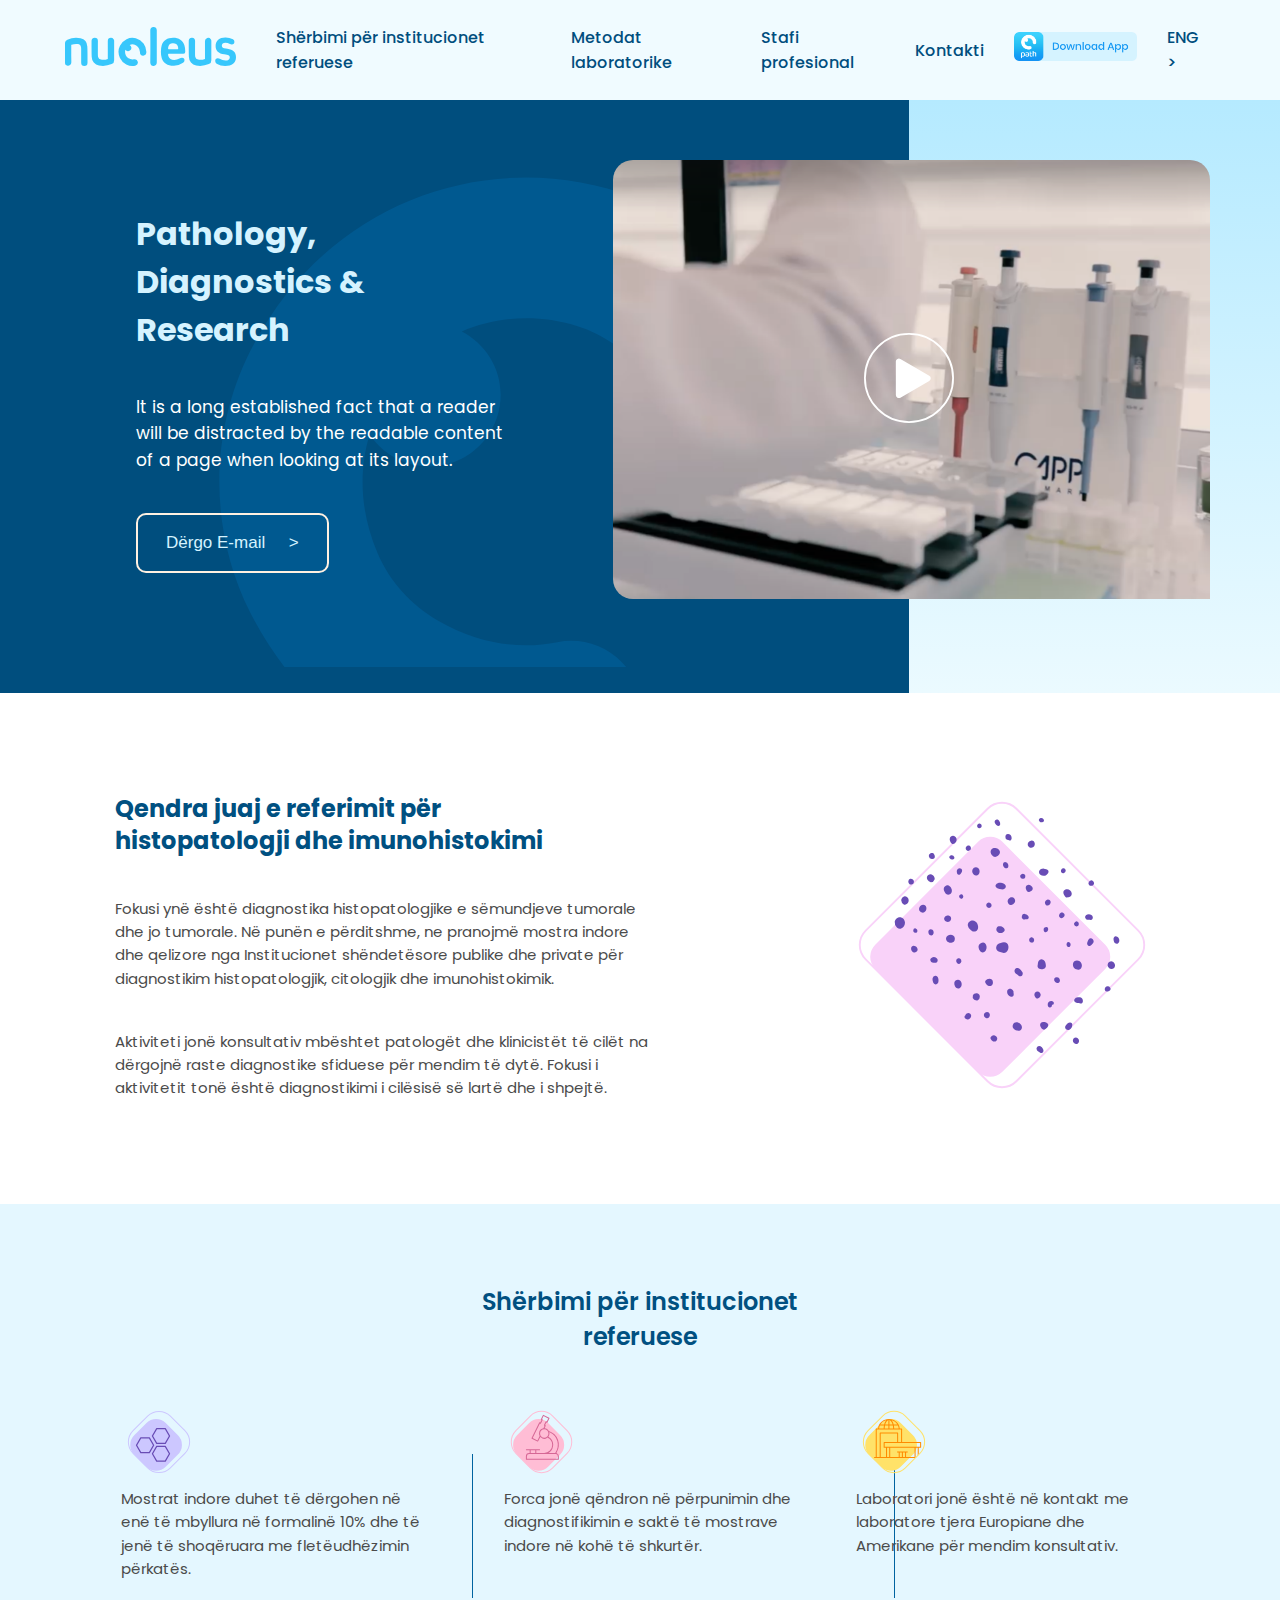
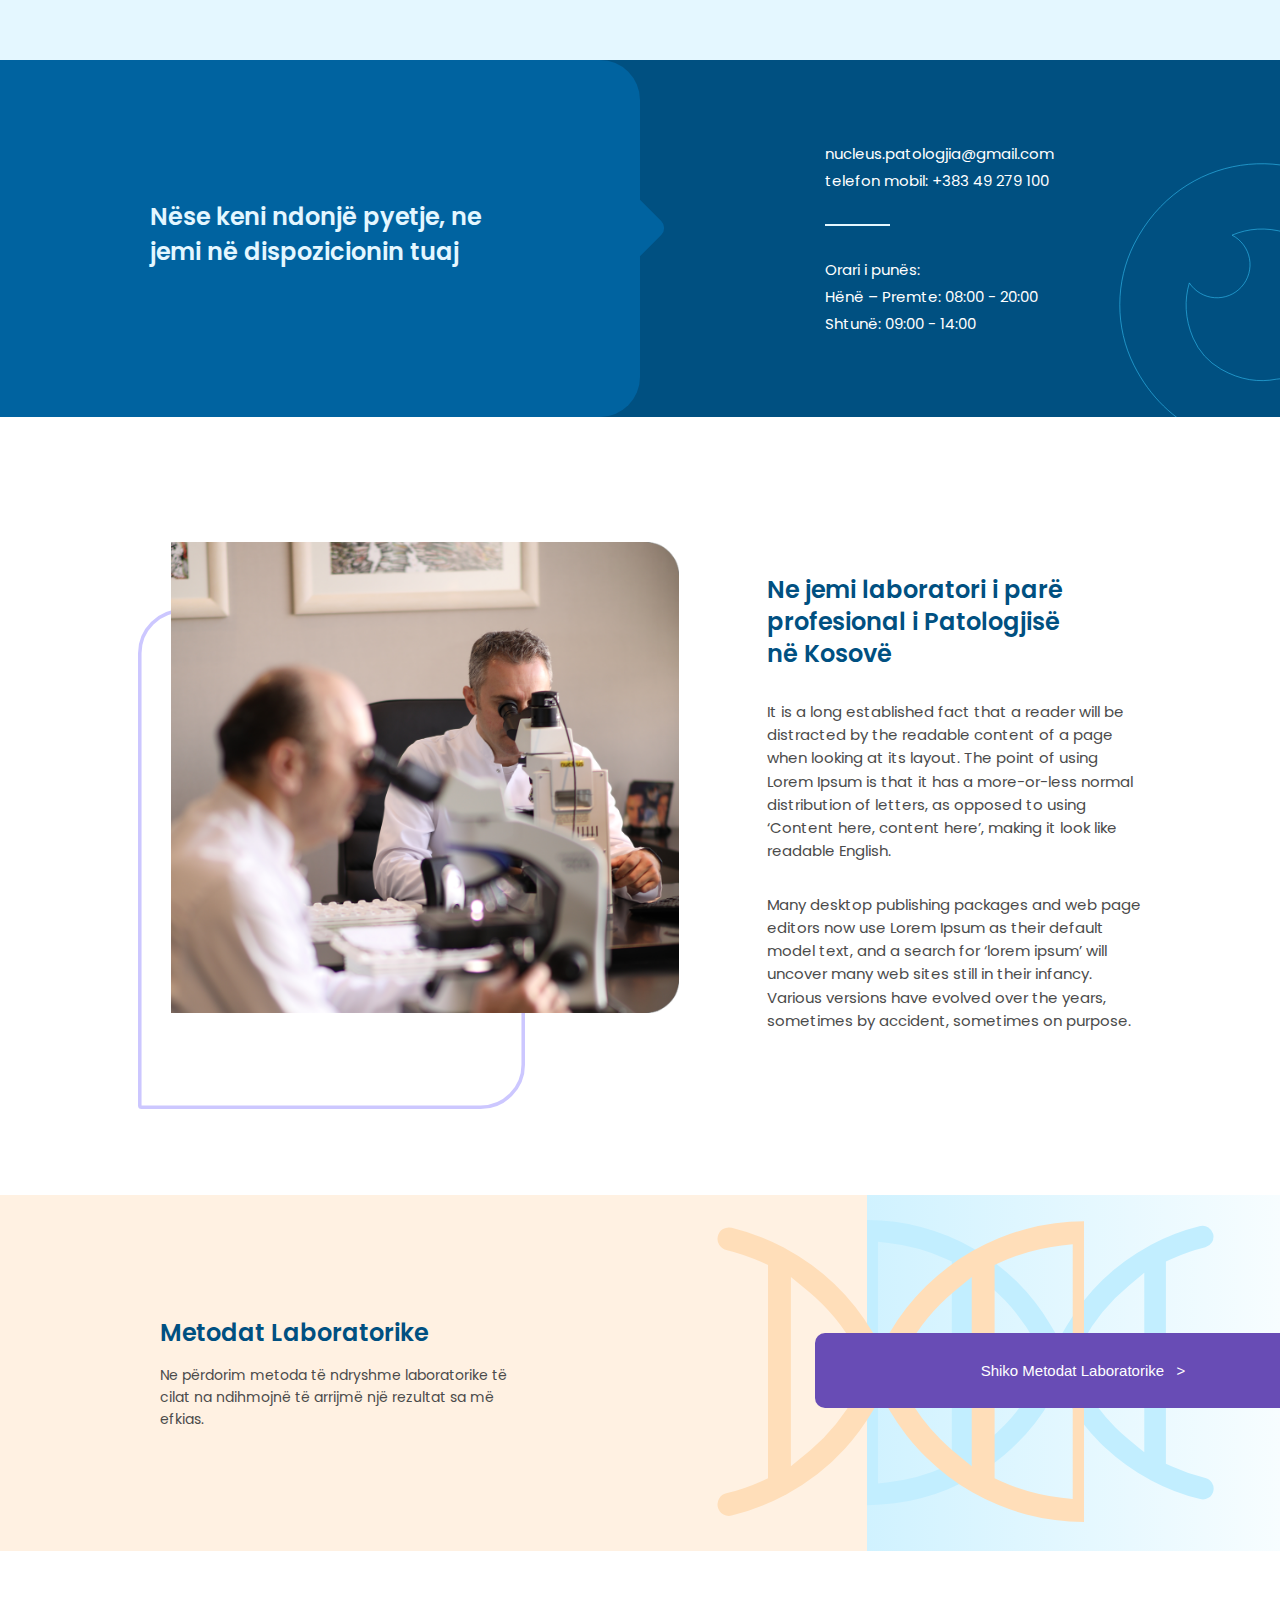
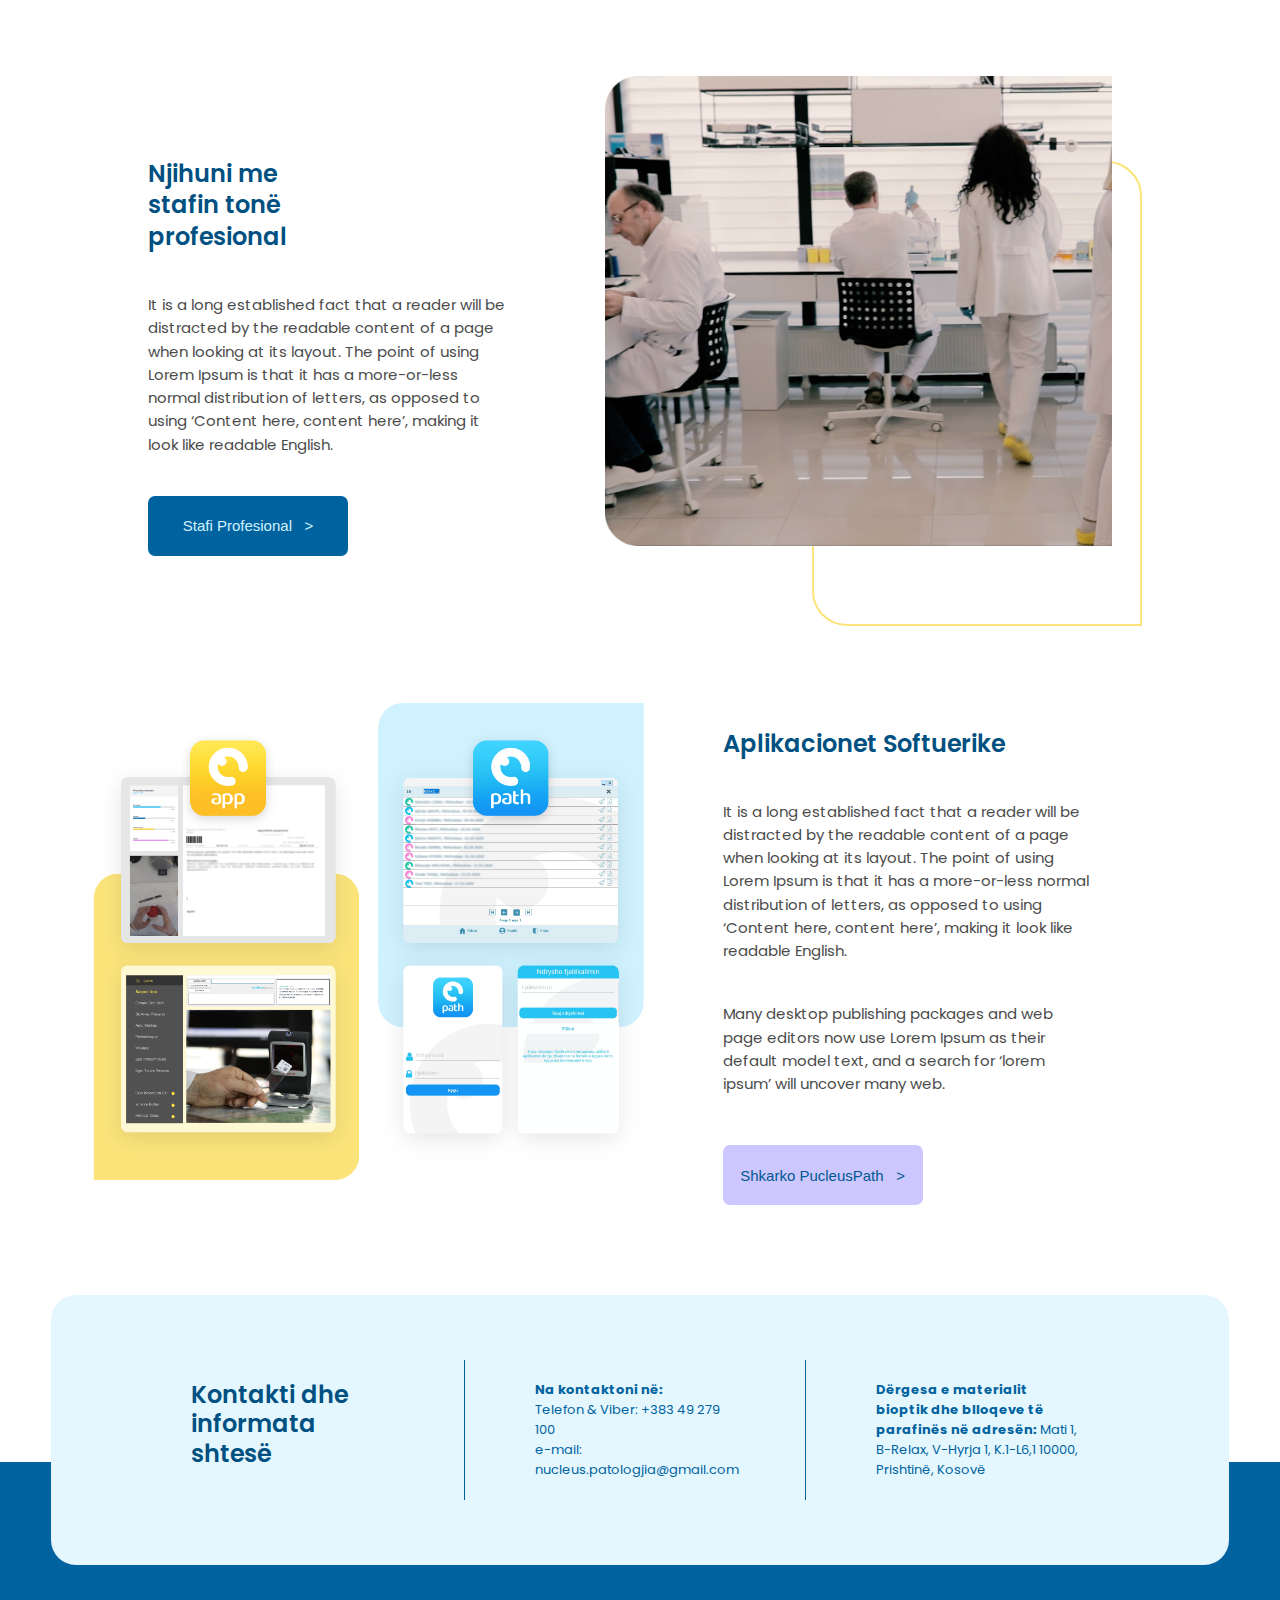
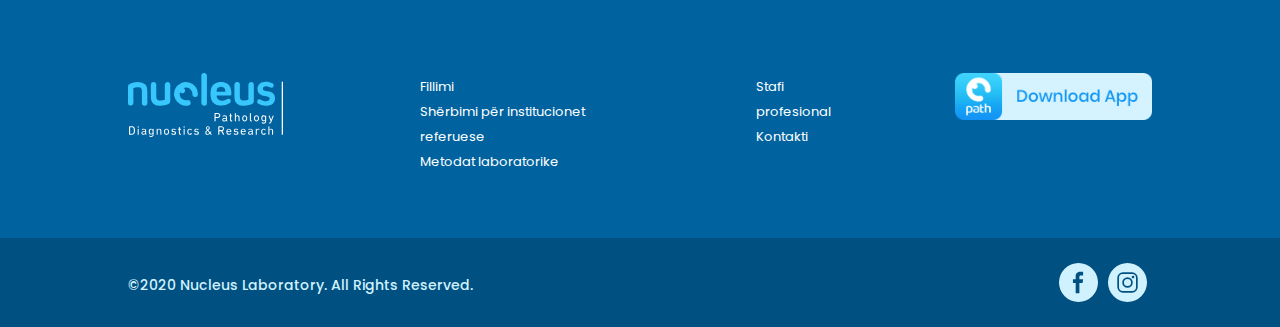
<file: index.html>
<!DOCTYPE HTML>
<html>

<head>
    <meta http-equiv="Content-Type" content="text/html; charset=UTF-8">
    <meta name="viewport" content="width=device-width, initial-scale=1">

    <title>Nocleus</title>
    <meta name="description" content="Nocleus" />

    <link href="https://fonts.googleapis.com/css2?family=Poppins:wght@300;400;500;600;700;800;900&display=swap" rel="stylesheet">
    <link rel="stylesheet" type="text/css" media="all" href="index.css">



</head>

<body>


    <header>
        <div class="header">
            <label for="logo" class="logo">
                    <a href="index.html" ><img src="./photos/Logo.svg" alt="logo"></a>
                </label>
            <input class="menu-btn" type="checkbox" id="menu-btn" />
            <label class="menu-icon" for="menu-btn"><span class="navicon"></span></label>
            <ul class="menu">
                <li>
                    <a href="index.html" class="logo_menu"><img src="./photos/Logo.svg" alt="logo"></a>
                </li>
                <li class="first_li"><a href="#">Fillimi</a></li>
                <li><a href="#">Shërbimi për institucionet referuese</a></li>
                <li><a href="met_lab.html">Metodat laboratorike</a></li>
                <li><a href="stafi.html">Stafi profesional</a></li>
                <li><a href="#">Kontakti</a></li>
                <li class="download_app">
                    <a href="#">
                        <img src="./photos/Download.png" alt="downloud app">
                    </a>
                </li>
                <li>
                    <a href="#">ENG &nbsp; &gt</a>
                </li>
            </ul>
        </div>
    </header>

    <main class="container-main">

        <div class="main">
            <div class="main_left">
                <div class="main_text">
                    <h1>Pathology, <br> Diagnostics &<br> Research</h1>
                    <p>It is a long established fact that a reader will be distracted by the readable content of a page when looking at its layout.</p>

                    <a href="#"><button>Dërgo E-mail &nbsp; &nbsp; &gt</button></a>
                </div>
            </div>
            <div class="main_right">
                <div class="play_video">
                    <img src="./photos/Image 26@2x.png" alt="laborator" class="laborator_image">
                    <img src="./photos/Play Button.svg" alt="play button" class="play_button">
                </div>
            </div>
        </div>

        <div class="illustration">
            <div class="illustration_text">
                <h2>Qendra juaj e referimit për histopatologji dhe imunohistokimi</h2>
                <p>Fokusi ynë është diagnostika histopatologjike e sëmundjeve tumorale dhe jo tumorale. Në punën e përditshme, ne pranojmë mostra indore dhe qelizore nga Institucionet shëndetësore publike dhe private për diagnostikim histopatologjik, citologjik
                    dhe imunohistokimik.
                </p>
                <p>Aktiviteti jonë konsultativ mbështet patologët dhe klinicistët të cilët na dërgojnë raste diagnostike sfiduese për mendim të dytë. Fokusi i aktivitetit tonë është diagnostikimi i cilësisë së lartë dhe i shpejtë.</p>
            </div>
            <div class="illustration_icon">
                <img src="./photos/Illustration.svg" alt="illustration icon">
            </div>
        </div>

        <section>
            <div class="section">
                <div class="sherbimi_text">
                    <h2>Shërbimi për institucionet <br> referuese
                    </h2>
                </div>
                <div class="col_33">
                    <aside>
                        <div class="content">
                            <img src="./photos/MostratIndore.svg" alt="mostra indore">
                            <p>Mostrat indore duhet të dërgohen në enë të mbyllura në formalinë 10% dhe të jenë të shoqëruara me fletëudhëzimin përkatës.
                            </p>
                        </div>
                    </aside>
                    <aside class="microscop">
                        <div class="content">
                            <div class="vl"></div>
                            <img src="./photos/Mikroskop.svg" alt="microskop">
                            <p>Forca jonë qëndron në përpunimin dhe diagnostifikimin e saktë të mostrave indore në kohë të shkurtër.</p>
                            <div class="vr"></div>
                        </div>
                    </aside>
                    <aside>
                        <div class="content">
                            <img src="./photos/Laboratoret.svg" alt="laboratoret">
                            <p>Laboratori jonë është në kontakt me laboratore tjera Europiane dhe Amerikane për mendim konsultativ.</p>
                        </div>
                    </aside>
                </div>
            </div>
        </section>

        <div class="col_50">
            <div class="text_pyetje">
                <h2>Nëse keni ndonjë pyetje, ne jemi në dispozicionin tuaj</h2>
                <div class="square"></div>
            </div>
            <div class="email_text">
                <p>nucleus.patologjia@gmail.com</p>
                <p>telefon mobil: +383 49 279 100</p>
                <div class="hl"></div>
                <p>Orari i punës:</p>
                <p>Hënë – Premte: 08:00 - 20:00</p>
                <p>Shtunë: 09:00 - 14:00</p>
            </div>
        </div>

        <div class="pjesa_patologjike">
            <div class="foto_patologjike">
                <img src="./photos/Image-microscope.png" alt="microscop">
                <img src="./photos/Foto1Background.svg" alt="laboratori i patologjise">
            </div>
            <div class="text_patologjike">
                <h2>Ne jemi laboratori i parë profesional i Patologjisë në Kosovë</h2>
                <p>It is a long established fact that a reader will be distracted by the readable content of a page when looking at its layout. The point of using Lorem Ipsum is that it has a more-or-less normal distribution of letters, as opposed to using
                    ‘Content here, content here’, making it look like readable English.</p>
                <p> Many desktop publishing packages and web page editors now use Lorem Ipsum as their default model text, and a search for ‘lorem ipsum’ will uncover many web sites still in their infancy. Various versions have evolved over the years, sometimes
                    by accident, sometimes on purpose.</p>
            </div>
        </div>

        <div class="metodat_laboratorike">
            <div class="metodat_majtas">
                <div class="metodat_text">
                    <div>
                        <h2>Metodat Laboratorike </h2>
                        <p>Ne përdorim metoda të ndryshme laboratorike të cilat na ndihmojnë të arrijmë një rezultat sa më efkias.</p>
                    </div>
                    <div>
                        <img src="./photos/DNA1.svg" alt="DNA">
                    </div>
                    <a href="#"><button>Shiko Metodat Laboratorike&nbsp; &nbsp;&gt</button></a>
                </div>
            </div>
            <div class="metodat_djathtas">
                <img src="./photos/DNA2.svg" alt="DNA">
            </div>

        </div>
        <div class="dna_mobile">
            <img src="./photos/DNA Mobile.svg" alt="DNA">
        </div>
        <div class="pjesa_stafit">
            <div class="text_stafit">
                <h2>Njihuni me stafin tonë profesional</h2>
                <p>It is a long established fact that a reader will be distracted by the readable content of a page when looking at its layout. The point of using Lorem Ipsum is that it has a more-or-less normal distribution of letters, as opposed to using
                    ‘Content here, content here’, making it look like readable English.</p>
                <a href="#"><button>Stafi Profesional &nbsp; &gt</button></a>

            </div>
            <div class="foto_stafit">
                <img src="./photos/Image-Lab.png" alt="laborator">
                <div></div>
            </div>
        </div>

        <div class="aplikacionet_softuerike">
            <div class="foto_softuerike">
                <img src="./photos/Aplikacionet softuerike.png" alt="aplikacionet softuerike">
            </div>
            <div class="text_softuerike">
                <h2>Aplikacionet Softuerike</h2>
                <p>It is a long established fact that a reader will be distracted by the readable content of a page when looking at its layout. The point of using Lorem Ipsum is that it has a more-or-less normal distribution of letters, as opposed to using
                    ‘Content here, content here’, making it look like readable English.</p>
                <p>Many desktop publishing packages and web page editors now use Lorem Ipsum as their default model text, and a search for ‘lorem ipsum’ will uncover many web.</p>
                <a href="#"><button>Shkarko PucleusPath &nbsp; &gt</button></a>
            </div>
        </div>

    </main>

    <div class="kontakt_shtese">
        <div class="col_kontakt">
            <h2>Kontakti dhe informata shtesë</h2>
        </div>
        <div class="col_kontakt telefon">
            <h6>Na kontaktoni në:</h6>
            <h6><span>Telefon & Viber: +383 49 279 100</span> </h6>
            <h6><span>e-mail: nucleus.patologjia@gmail.com</span> </h6>
        </div>
        <div class="col_kontakt">
            <h6>Dërgesa e materialit bioptik dhe blloqeve të parafinës në adresën: <span> Mati 1, B-Relax, V-Hyrja 1, K.1-L6,1 10000, Prishtinë, Kosovë</span></h6>
        </div>
    </div>



    <footer>

        <div class="footer">
            <div class="col-25">
                <a href="#"><img src="./photos/Logo2.svg" alt="logo"></a>
            </div>
            <div class="col-25 fillimi__">
                <ul>
                    <li><a href="index.html">Fillimi</a></li>
                    <li><a href="#">Shërbimi për institucionet referuese</a></li>
                    <li><a href="met_lab.html">Metodat laboratorike</a></li>
                </ul>
            </div>
            <div class="col-25 stafi__">
                <ul>
                    <li><a href="stafi.html">Stafi profesional</a></li>
                    <li><a href="#">Kontakti</a></li>
                </ul>
            </div>
            <div class="col-25 downloud_app">
                <a href="#">
                    <img src="./photos/Download.png" alt="download_app">
                </a>
            </div>
        </div>
        <div class="footer_copy">
            <div class="copy_rights">
                <h6>©2020 Nucleus Laboratory. All Rights Reserved.</h6>
                <a href="#"><img src="./photos/Facebook.svg" alt="facebook"></a>
                <a href="#"><img src="./photos/Instagram.svg" alt="instagram"></a>
            </div>
        </div>
    </footer>

</body>

</html>
</file>
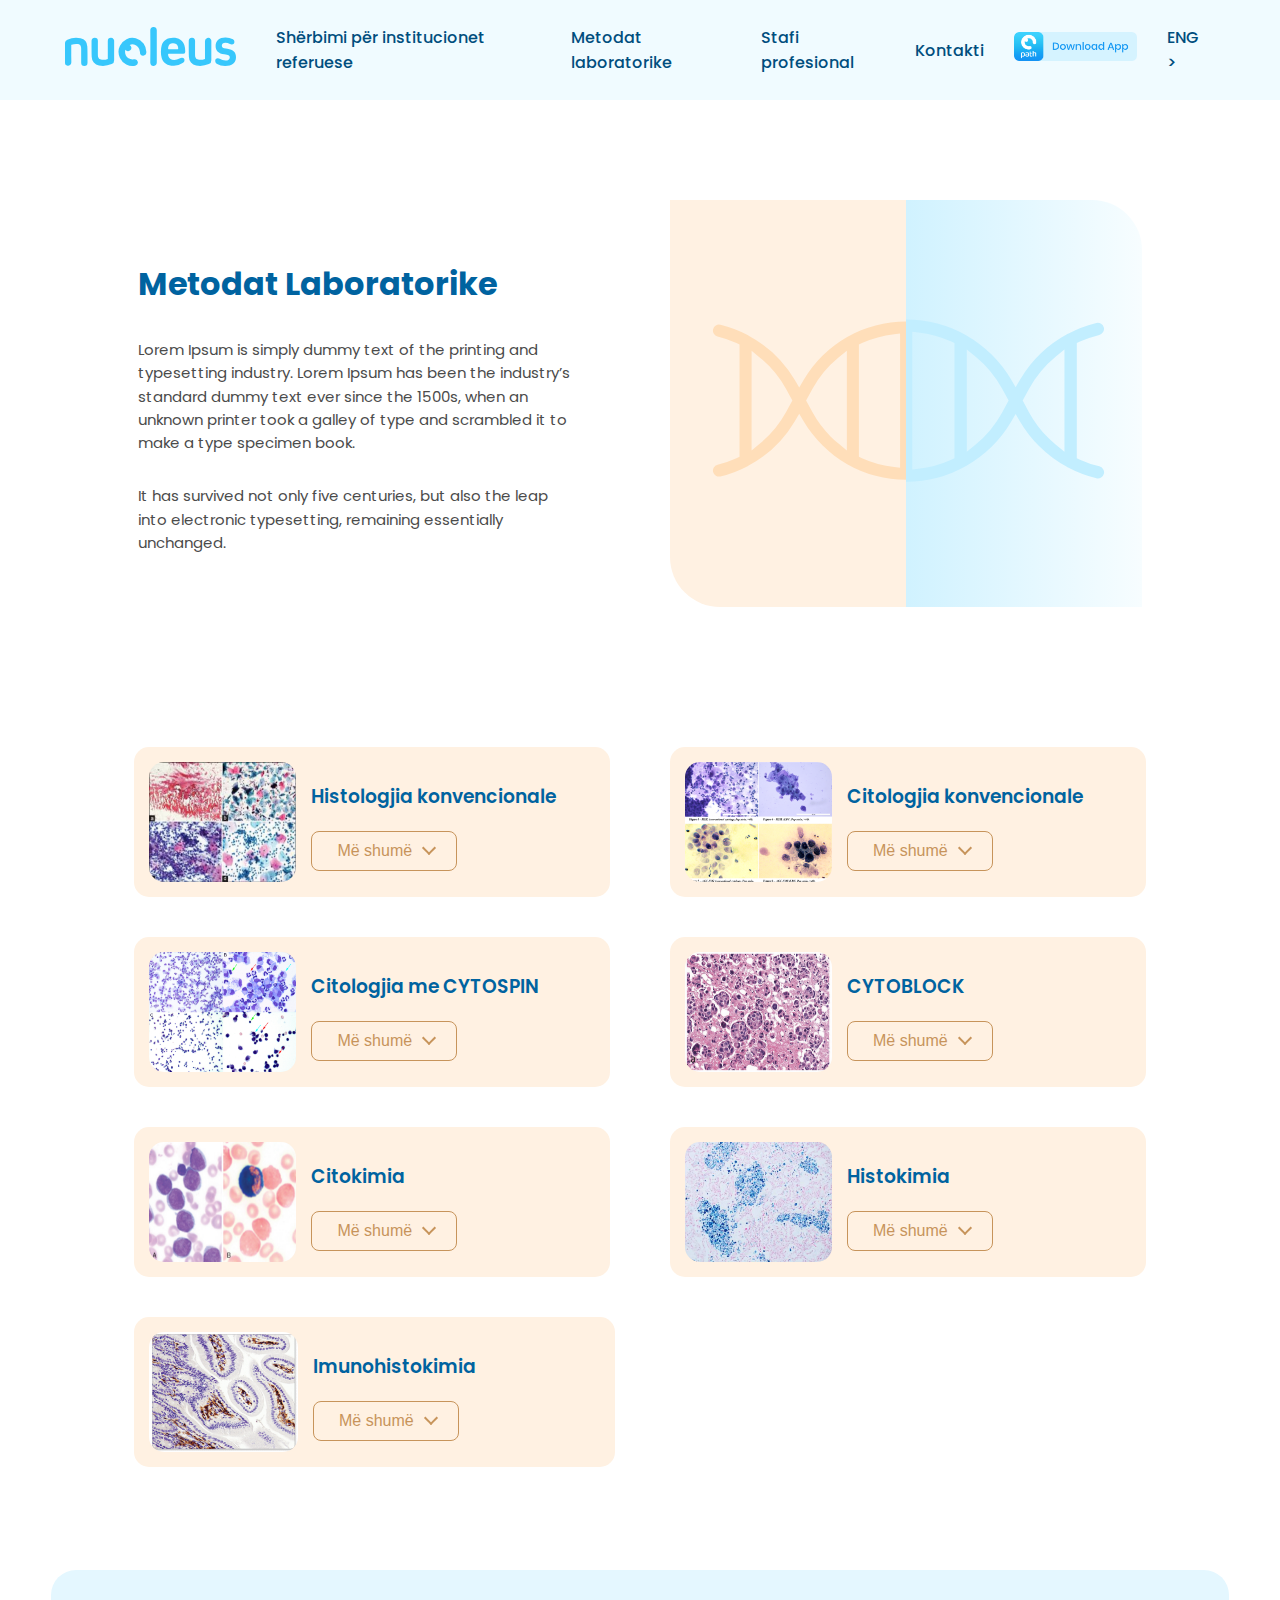
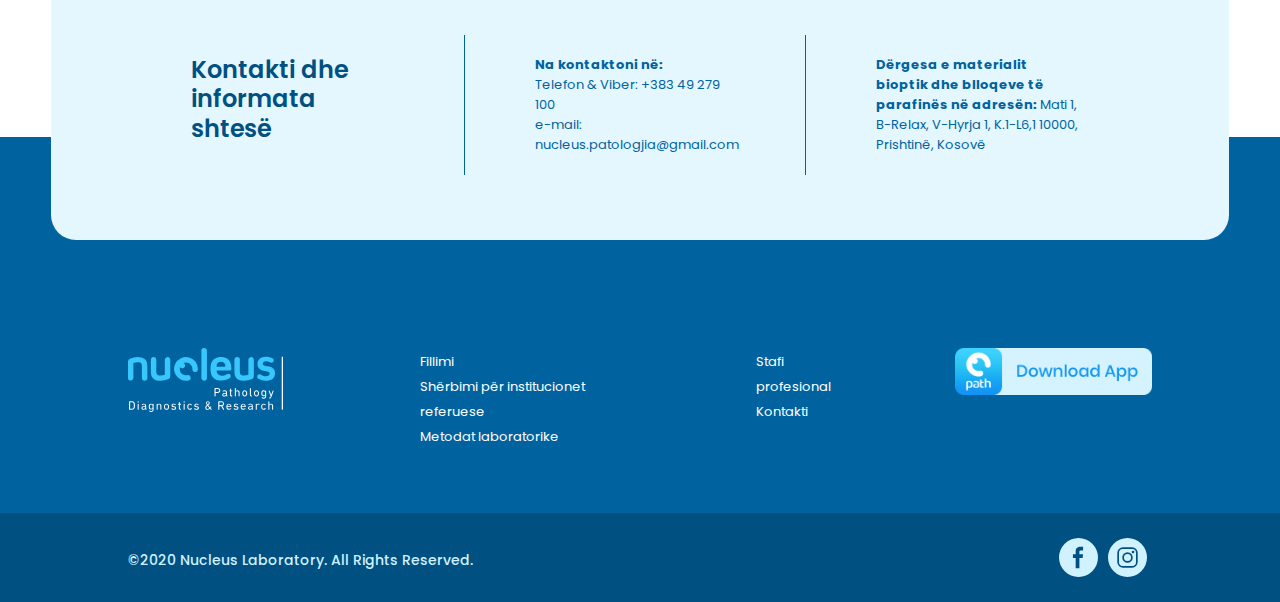
<file: met_lab.html>
<!DOCTYPE HTML>
<html>

<head>
    <meta http-equiv="Content-Type" content="text/html; charset=UTF-8">
    <meta name="viewport" content="width=device-width, initial-scale=1">

    <title>Metodat Laboratorike - Nucleus</title>
    <meta name="description" content="Metodat Laboratorike - Nucleus" />

    <link href="https://fonts.googleapis.com/css2?family=Poppins:wght@300;400;500;600;700;800;900&display=swap" rel="stylesheet">
    <link rel="stylesheet" type="text/css" media="all" href="index.css">
    <link rel="stylesheet" type="text/css" media="all" href="met_lab.css">



</head>

<body>

    <header>
        <div class="header">
            <label for="logo" class="logo">
                    <a href="index.html" ><img src="./photos/Logo.svg" alt="logo"></a>
                </label>
            <input class="menu-btn" type="checkbox" id="menu-btn" />
            <label class="menu-icon" for="menu-btn"><span class="navicon"></span></label>
            <ul class="menu">
                <li>
                    <a href="index.html" class="logo_menu"><img src="./photos/Logo.svg" alt="logo"></a>
                </li>
                <li class="first_li"><a href="#">Fillimi</a></li>
                <li><a href="#">Shërbimi për institucionet referuese</a></li>
                <li><a href="met_lab.html">Metodat laboratorike</a></li>
                <li><a href="stafi.html">Stafi profesional</a></li>
                <li><a href="#">Kontakti</a></li>
                <li class="download_app">
                    <a href="#">
                        <img src="./photos/Download.png" alt="downloud app">
                    </a>
                </li>
                <li>
                    <a href="#">ENG &nbsp; &gt</a>
                </li>
            </ul>
        </div>
    </header>

    <main class="main_grid">

        <div class="grid_one">
            <div class="left_one">
                <h1>Metodat Laboratorike</h1>
                <p>Lorem Ipsum is simply dummy text of the printing and typesetting industry. Lorem Ipsum has been the industry’s standard dummy text ever since the 1500s, when an unknown printer took a galley of type and scrambled it to make a type specimen
                    book.
                </p>
                <p> It has survived not only five centuries, but also the leap into electronic typesetting, remaining essentially unchanged.</p>

            </div>
            <div class="right_one">
                <div class="dna1">
                    <img src="./photos/DNA1.svg" alt="dna">
                </div>
                <div class="dna2">
                    <img src="./photos/DNA2.svg" alt="dna">
                </div>
            </div>
        </div>

        <section>
            <div class="met_lab">
                <div class="row">
                    <div class="left_two">
                        <img src="./photos/Histologjia konvencionale.png" alt="historia konvencionale">
                        <h3>Histologjia konvencionale</h3>
                        <div>
                            <a href="#"><button>Më shumë&nbsp;&nbsp;<i class="arrow down"></i></button></a>
                        </div>
                    </div>
                    <div class="right_two">
                        <img src="./photos/Citologjia konvencionale.png" alt="citologjia konvencionale">
                        <h3>Citologjia konvencionale</h3>
                        <div>
                            <a href="#"><button>Më shumë&nbsp;&nbsp;<i class="arrow down"></i></button></a>
                        </div>
                    </div>
                </div>

                <div class="row">
                    <div class="left_two">
                        <img src="./photos/Citologjia me CYTOSPIN.png" alt="citologjia me cytospin">
                        <h3>Citologjia me CYTOSPIN</h3>
                        <a href="#"><button>Më shumë&nbsp;&nbsp;<i class="arrow down"></i></button></a>
                    </div>
                    <div class="right_two">
                        <img src="./photos/CYTOBLOCK .png" alt="cytoblock">
                        <h3>CYTOBLOCK</h3>
                        <a href="#"><button>Më shumë&nbsp;&nbsp;<i class="arrow down"></i></button></a>
                    </div>
                </div>

                <div class="row">
                    <div class="left_two">
                        <img src="./photos/Citokimia.png" alt="citokimia">
                        <h3>Citokimia</h3>
                        <a href="#"><button>Më shumë&nbsp;&nbsp;<i class="arrow down"></i></button></a>
                    </div>
                    <div class="right_two">
                        <img src="./photos/Histokimia.png" alt="histokimia">
                        <h3>Histokimia</h3>
                        <a href="#"><button>Më shumë&nbsp;&nbsp;<i class="arrow down"></i></button></a>
                    </div>
                </div>

                <div class="row">
                    <div class="left_two">
                        <img src="./photos/Imunohistokimia.png" alt="imunohistokimia">
                        <h3>Imunohistokimia</h3>
                        <a href="#"><button>Më shumë&nbsp;&nbsp;<i class="arrow down"></i></button></a>
                    </div>
                </div>
            </div>
        </section>

    </main>

    <div class="kontakt_shtese">
        <div class="col_kontakt">
            <h2>Kontakti dhe informata shtesë</h2>
        </div>
        <div class="col_kontakt telefon">
            <h6>Na kontaktoni në:</h6>
            <h6><span>Telefon & Viber: +383 49 279 100</span> </h6>
            <h6><span>e-mail: nucleus.patologjia@gmail.com</span> </h6>
        </div>
        <div class="col_kontakt">
            <h6>Dërgesa e materialit bioptik dhe blloqeve të parafinës në adresën: <span> Mati 1, B-Relax, V-Hyrja 1, K.1-L6,1 10000, Prishtinë, Kosovë</span></h6>
        </div>
    </div>
    <footer>

        <div class="footer">
            <div class="col-25">
                <a href="#"><img src="./photos/Logo2.svg" alt="logo"></a>
            </div>
            <div class="col-25 fillimi__">
                <ul>
                    <li><a href="#">Fillimi</a></li>
                    <li><a href="#">Shërbimi për institucionet referuese</a></li>
                    <li><a href="#">Metodat laboratorike</a></li>
                </ul>
            </div>
            <div class="col-25 stafi__">
                <ul>
                    <li><a href="#">Stafi profesional</a></li>
                    <li><a href="#">Kontakti</a></li>
                </ul>
            </div>
            <div class="col-25 downloud_app">
                <a href="#">
                    <img src="./photos/Download.png" alt="download_app">
                </a>
            </div>
        </div>
        <div class="footer_copy">
            <div class="copy_rights">
                <h6>©2020 Nucleus Laboratory. All Rights Reserved.</h6>
                <a href="#"><img src="./photos/Facebook.svg" alt="facebook"></a>
                <a href="#"><img src="./photos/Instagram.svg" alt="instagram"></a>
            </div>
        </div>
    </footer>



</body>

</html>
</file>
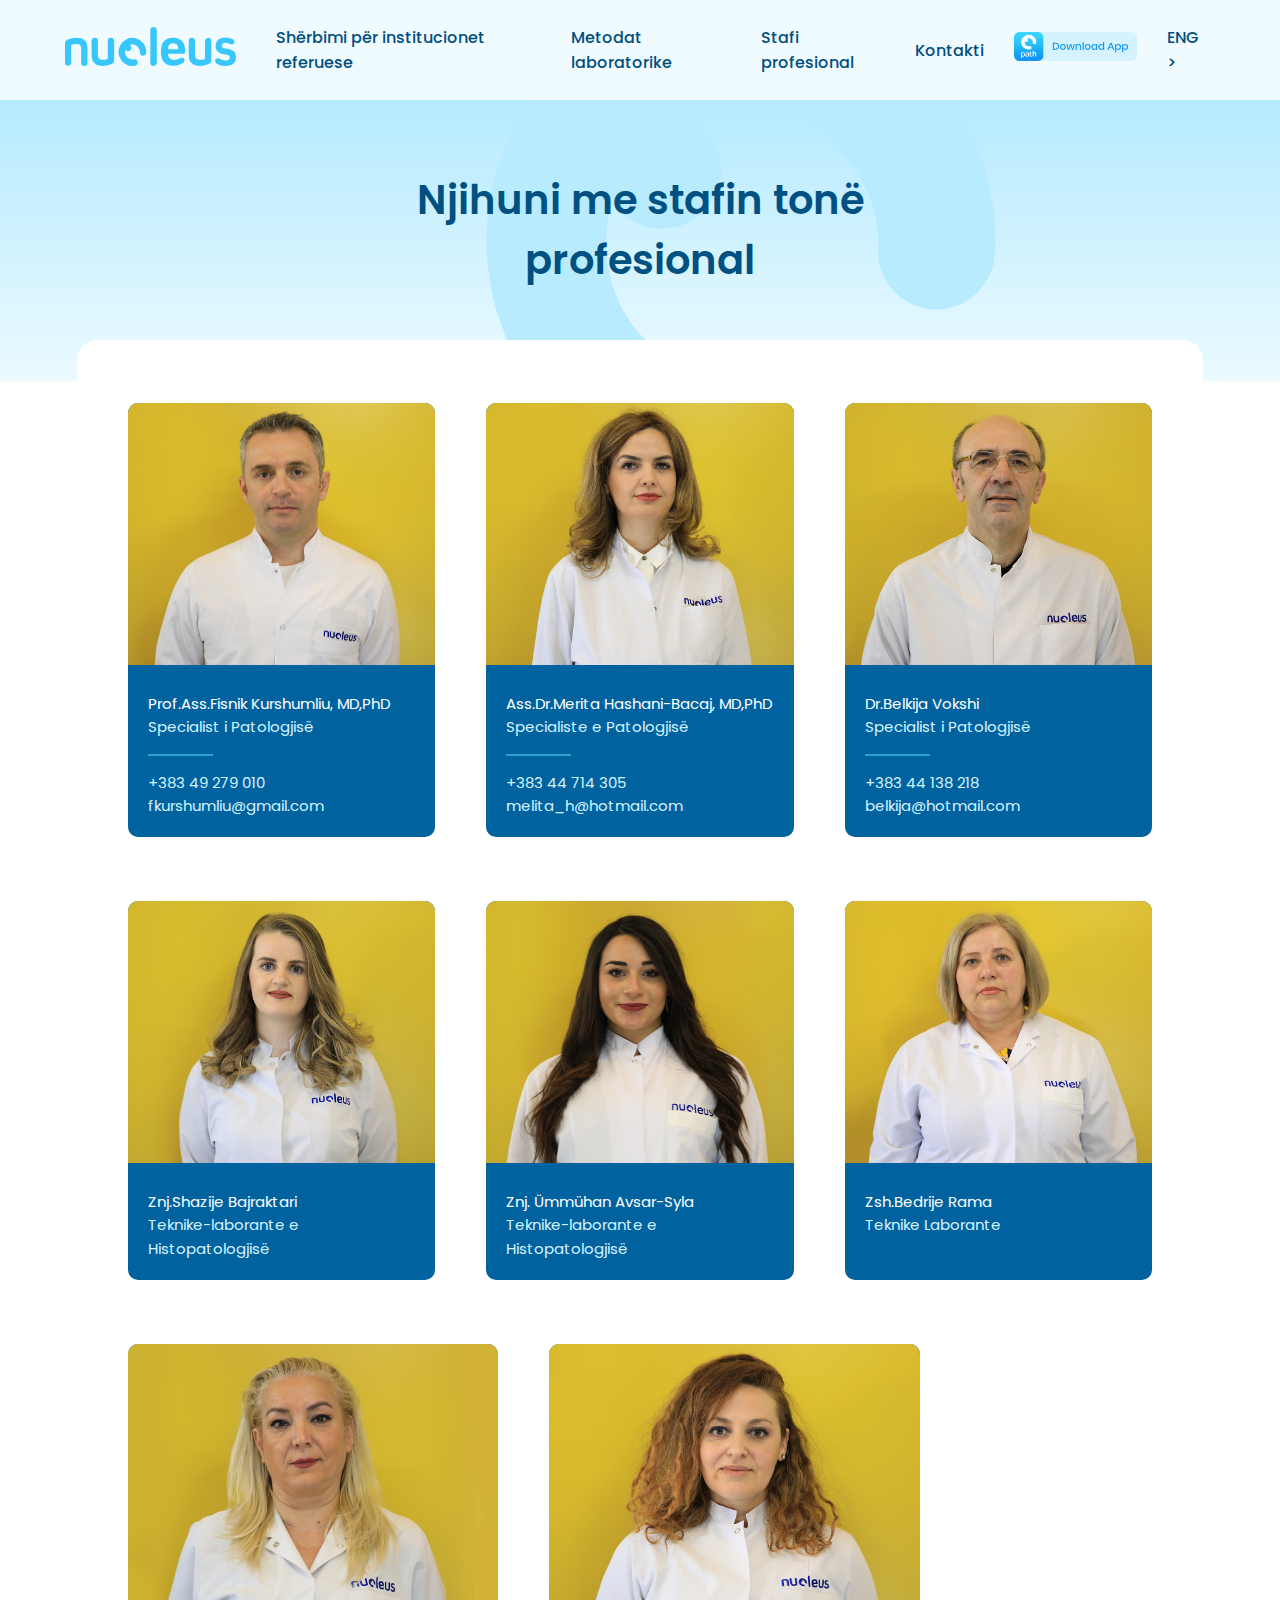
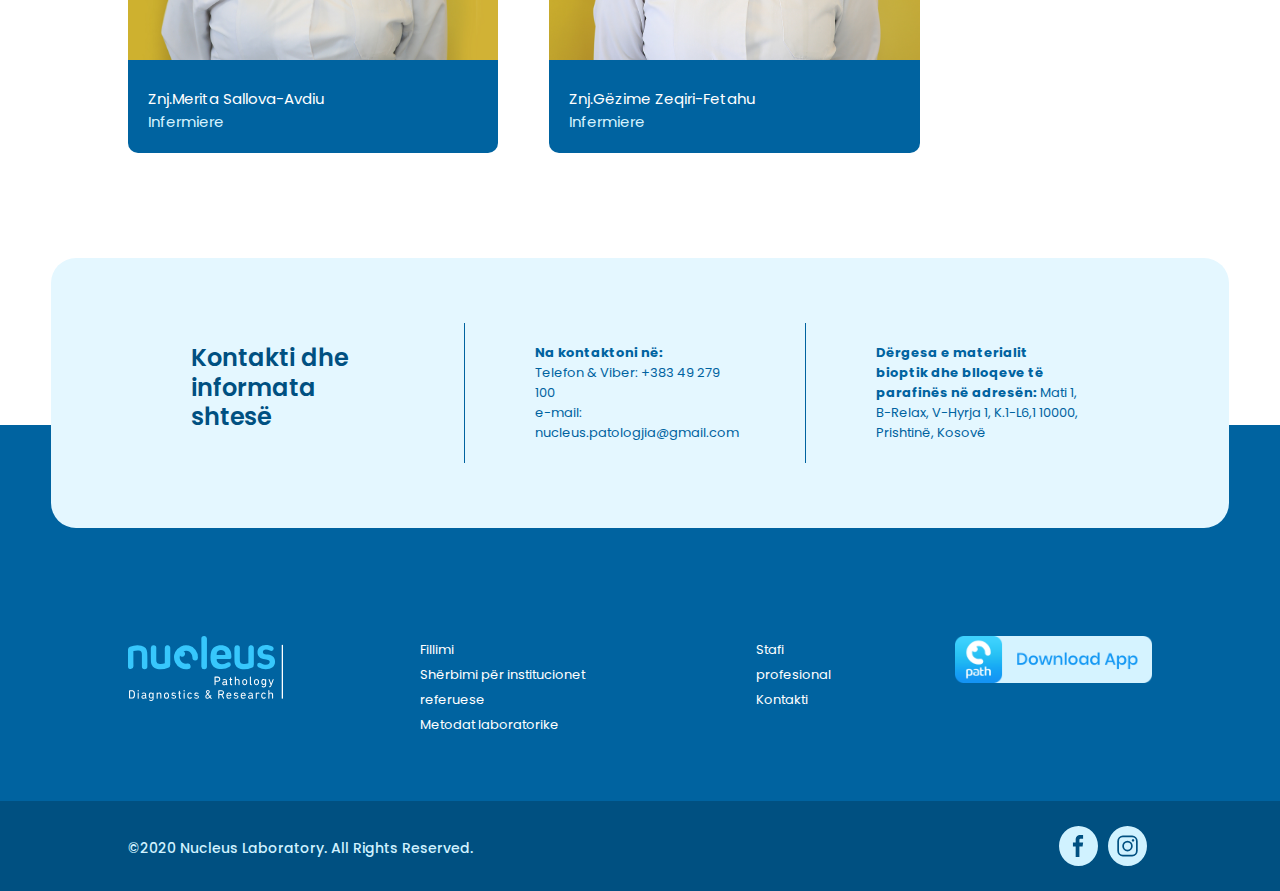
<file: stafi.html>
<!DOCTYPE HTML>
<html>

<head>
    <meta http-equiv="Content-Type" content="text/html; charset=UTF-8">
    <meta name="viewport" content="width=device-width, initial-scale=1">

    <title>Stafi - Nucleus</title>
    <meta name="description" content="Stafi - Nucleus" />

    <link href="https://fonts.googleapis.com/css2?family=Poppins:wght@300;400;500;600;700;800;900&display=swap" rel="stylesheet">
    <link rel="stylesheet" type="text/css" media="all" href="index.css">
    <link rel="stylesheet" type="text/css" media="all" href="stafi.css">


</head>

<body>


    <header>
        <div class="header">
            <label for="logo" class="logo">
                    <a href="index.html" ><img src="./photos/Logo.svg" alt="logo"></a>
                </label>
            <input class="menu-btn" type="checkbox" id="menu-btn" />
            <label class="menu-icon" for="menu-btn"><span class="navicon"></span></label>
            <ul class="menu">
                <li>
                    <a href="index.html" class="logo_menu"><img src="./photos/Logo.svg" alt="logo"></a>
                </li>
                <li class="first_li"><a href="#">Fillimi</a></li>
                <li><a href="#">Shërbimi për institucionet referuese</a></li>
                <li><a href="met_lab.html">Metodat laboratorike</a></li>
                <li><a href="stafi.html">Stafi profesional</a></li>
                <li><a href="#">Kontakti</a></li>
                <li class="download_app">
                    <a href="#">
                        <img src="./photos/Download.png" alt="downloud app">
                    </a>
                </li>
                <li>
                    <a href="#">ENG &nbsp; &gt</a>
                </li>
            </ul>
        </div>
    </header>

    <main>
        <div class="personel_title">
            <h1>Njihuni me stafin tonë <br> profesional</h1>
            <img src="./photos/Ikone Background.svg" alt="icon logo">
        </div>

        <div class="personel">
            <div class="row">
                <div class="card">
                    <img src="./photos/Fisnik-Kurshumliu.jpg" alt="Fisnik Kurshumliu">
                    <div class="name">
                        <p>Prof.Ass.Fisnik Kurshumliu, MD,PhD</p>
                        <p>Specialist i Patologjisë</p>
                        <hr>
                        <p>+383 49 279 010</p>
                        <p>fkurshumliu@gmail.com</p>
                    </div>
                </div>

                <div class="card">
                    <img src="./photos/Merita-Hashani-Bacaj.jpg" alt="Merita Hashani Bacaj">
                    <div class="name">
                        <p>Ass.Dr.Merita Hashani-Bacaj, MD,PhD</p>
                        <p>Specialiste e Patologjisë</p>
                        <hr>
                        <p>+383 44 714 305</p>
                        <p>melita_h@hotmail.com</p>
                    </div>
                </div>
                <div class="card">
                    <img src="./photos/Belkija-Vokshi.jpg" alt="Belkija Vokshi">
                    <div class="name">
                        <p>Dr.Belkija Vokshi</p>
                        <p>Specialist i Patologjisë</p>
                        <hr>
                        <p>+383 44 138 218</p>
                        <p>belkija@hotmail.com</p>
                    </div>
                </div>
            </div>
            <div class="row">
                <div class="card">
                    <img src="./photos/Shazije-Bajraktari.jpg" alt="Shazije Bajraktari">
                    <div class="name">
                        <p>Znj.Shazije Bajraktari</p>
                        <p>Teknike-laborante e Histopatologjisë</p>
                    </div>
                </div>
                <div class="card">
                    <img src="./photos/Ummuhan-Avsar-Syla.jpg" alt="Ummuhan Avsar Syla">
                    <div class="name">
                        <p>Znj. Ümmühan Avsar-Syla</p>
                        <p>Teknike-laborante e Histopatologjisë</p>
                    </div>
                </div>
                <div class="card">
                    <img src="./photos/Bedrije-Rama.jpg" alt="Bedrije Rama">
                    <div class="name">
                        <p>Zsh.Bedrije Rama</p>
                        <p>Teknike Laborante</p>
                    </div>
                </div>
            </div>
            <div class="row">
                <div class="card">
                    <img src="./photos/Merita-Sallova-Aliu.jpg" alt="Merita Sallova Aliu">
                    <div class="name">
                        <p>Znj.Merita Sallova-Avdiu</p>
                        <p>Infermiere</p>
                    </div>
                </div>
                <div class="card">
                    <img src="./photos/Gezime-Zeqiri-Fetahu.jpg" alt="Gezime Zeqiri Fetahu">
                    <div class="name">
                        <p>Znj.Gëzime Zeqiri-Fetahu</p>
                        <p>Infermiere</p>
                    </div>
                </div>
            </div>

        </div>


    </main>

    <div class="kontakt_shtese">
        <div class="col_kontakt">
            <h2>Kontakti dhe informata shtesë</h2>
        </div>
        <div class="col_kontakt telefon">
            <h6>Na kontaktoni në:</h6>
            <h6><span>Telefon & Viber: +383 49 279 100</span> </h6>
            <h6><span>e-mail: nucleus.patologjia@gmail.com</span> </h6>
        </div>
        <div class="col_kontakt">
            <h6>Dërgesa e materialit bioptik dhe blloqeve të parafinës në adresën: <span> Mati 1, B-Relax, V-Hyrja 1, K.1-L6,1 10000, Prishtinë, Kosovë</span></h6>
        </div>
    </div>



    <footer>

        <div class="footer">
            <div class="col-25">
                <a href="#"><img src="./photos/Logo2.svg" alt="logo"></a>
            </div>
            <div class="col-25 fillimi__">
                <ul>
                    <li><a href="#">Fillimi</a></li>
                    <li><a href="#">Shërbimi për institucionet referuese</a></li>
                    <li><a href="#">Metodat laboratorike</a></li>
                </ul>
            </div>
            <div class="col-25 stafi__">
                <ul>
                    <li><a href="#">Stafi profesional</a></li>
                    <li><a href="#">Kontakti</a></li>
                </ul>
            </div>
            <div class="col-25 downloud_app">
                <a href="#">
                    <img src="./photos/Download.png" alt="download_app">
                </a>
            </div>
        </div>
        <div class="footer_copy">
            <div class="copy_rights">
                <h6>©2020 Nucleus Laboratory. All Rights Reserved.</h6>
                <a href="#"><img src="./photos/Facebook.svg" alt="facebook"></a>
                <a href="#"><img src="./photos/Instagram.svg" alt="instagram"></a>
            </div>
        </div>
    </footer>

</body>

</html>
</file>
<file: index.css>
html {
    box-sizing: border-box;
}

* {
    padding: 0;
    margin: 0;
    text-decoration: none;
    list-style: none;
}

*,
*:before,
*:after {
    box-sizing: inherit;
}

body {
    font-family: 'Poppins', sans-serif;
}

img {
    max-width: 100%;
    height: auto;
}

h1 {
    color: #d5f3ff;
}

h2 {
    color: #005081;
}

h5 {
    color: #fff;
}

p {
    font-size: 15px;
    color: #4b4b4b;
    line-height: 1.55;
}

.header {
    background: #f0fbff;
    width: 100%;
    height: 100px;
    overflow: hidden;
}

ul {
    display: flex;
    justify-content: space-around;
    margin: 0 50px;
    align-items: center;
    height: 100px;
    overflow: hidden;
}

header ul li {
    padding: 15px;
}

header ul li:first-child {
    margin-right: 10px;
}

header ul li a {
    color: #004e7e;
    font-size: 16px;
    font-weight: 500;
}

header ul li a:active,
header ul li a:hover {
    color: #2da3ce;
}

.logo {
    display: none;
}

.download_app img {
    width: 135px;
}

.first_li {
    display: none;
}


/* MENU
------------------- */

.header .menu {
    display: flex;
    justify-content: space-around;
    margin: 0 50px;
    align-items: center;
    height: 100px;
}


/* menu icon */

.header .menu-icon {
    cursor: pointer;
    display: inline-block;
    float: right;
    padding: 10px;
    position: relative;
    display: none;
}

.header .menu-icon .navicon {
    background: rgb(55, 199, 252);
    display: block;
    height: 4px;
    position: relative;
    transition: .2s ease-out;
    width: 29px;
    bottom: 8px;
}

.header .menu-icon .navicon:before,
.header .menu-icon .navicon:after {
    background: rgb(55, 199, 252);
    content: '';
    display: block;
    height: 100%;
    position: absolute;
    transition: all .2s ease-out;
    width: 100%;
}

.header .menu-icon .navicon:before {
    top: 10px;
}

.header .menu-icon .navicon:after {
    top: -10px;
}


/* menu btn */

.header .menu-btn {
    display: none;
}

.header .menu-btn:checked~.menu {
    height: auto;
    width: 100%;
    margin: 37px 0px;
}

.header .menu-btn:checked~.menu-icon .navicon {
    background: transparent;
}

.header .menu-btn:checked~.menu-icon .navicon:before {
    transform: rotate(-45deg);
}

.header .menu-btn:checked~.menu-icon .navicon:after {
    transform: rotate(45deg);
}

.header .menu-btn:checked~.menu-icon:not(.steps) .navicon:before,
.header .menu-btn:checked~.menu-icon:not(.steps) .navicon:after {
    top: 0;
}


/* MAIN
------------ */

main {
    margin: 0;
    padding: 0;
}

.main {
    display: flex;
}

.main .main_left {
    background: #004e7e;
    z-index: 1;
    background-image: url(./photos/icon1.svg);
    background-repeat: no-repeat;
    background-position: 67px center;
    background-size: 94% auto;
}

.main_left .main_text {
    margin: 110px 393px 120px 136px;
}

.main_left p {
    color: #fff;
    margin: 40px 0;
    font-size: 17px;
}

.main_left a button {
    border: 2px solid rgb(255, 241, 226);
    padding: 18px 28px;
    background: none;
    color: rgb(213, 243, 255);
    font-size: 17px;
    border-radius: 10px;
    cursor: pointer;
}

.main_left a button:hover {
    border: 2px solid #a7d4f0;
    color: #fff;
}

.main .main_right {
    width: 29%;
    position: relative;
    background: linear-gradient(to top, #ebfaff, #b5eaff);
}

.main_right .play_video {
    position: relative;
    right: 296px;
    top: 60px;
    z-index: 1;
    text-align: center;
    width: 597px;
}

.play_video .laborator_image {
    border-radius: 20px;
    border-bottom-right-radius: 0;
}

.play_video .play_button {
    position: absolute;
    right: 256px;
    top: 173px;
    width: 90px;
}


/* ILUSTRATION PART
----------------------------- */

.illustration {
    width: 82%;
    margin: 100px auto;
    display: flex;
}

.illustration_text {
    float: left;
    width: 70%;
    padding-right: 190px;
}

.illustration_text h2 {
    width: 80%;
    line-height: 1.33;
}

.illustration_text p {
    padding-top: 40px;
}

.illustration_icon {
    width: 29%;
}


/* SECTION PART
----------------------- */

section {
    background-color: #e4f7ff;
}

.section {
    width: 85%;
    margin: 0 auto;
    padding: 80px 0;
}

.section .sherbimi_text h2 {
    text-align: center;
    font-weight: 600;
}

.section aside {
    width: 33%;
    float: left;
    text-align: left;
    padding: 0 25px;
    position: relative;
}

.section .col_33 {
    display: flex;
    margin-top: 50px;
}

.col_33 aside.microscop {
    margin-left: 30px;
}

.col_33 img {
    width: 25%;
}

.col_33 .vl {
    border-left: 1px solid #0063a0;
    height: 144px;
    position: absolute;
    margin-left: -32px;
    top: 50px;
}

.col_33 .vr {
    border-left: 1px solid #0063a0;
    height: 144px;
    position: absolute;
    margin-left: 390px;
    top: 50px;
}


/* COL_50
------------------ */

.col_50 {
    background-color: #005081;
    display: flex;
    background-image: url(./photos/Icon2.svg);
    background-repeat: no-repeat;
    background-position: bottom right;
    background-size: 14%;
}

.col_50 h2 {
    color: #e4f7ff;
    font-weight: 600;
}

.col_50 .text_pyetje {
    width: 50%;
    float: left;
    background-color: #0063a0;
    z-index: 99;
    padding: 139px 150px;
    border-top-right-radius: 40px;
    border-bottom-right-radius: 40px;
    position: relative;
}

.col_50 .square {
    height: 40px;
    width: 40px;
    background-color: #0063a0;
    transform: rotate(45deg);
    border-top-right-radius: 10px;
    float: right;
    margin-right: -170px;
    margin-top: -61px;
}

.col_50 .email_text {
    margin: 30px 30px 30px 70px;
    padding: 50px 115px;
}

.col_50 .email_text p {
    color: #fff;
    line-height: 1.8;
}

.col_50 .email_text .hl {
    width: 65px;
    border: 1.5px solid #e4f7ff;
    margin: 30px 0;
}


/* PJESA PATOLOGJIKE 
-------------------------- */

.pjesa_patologjike {
    width: 80%;
    display: flex;
    margin: 150px auto;
    position: relative;
}

.foto_patologjike {
    position: relative;
}

.foto_patologjike img:first-of-type {
    position: relative;
    bottom: 25px;
    left: 43px;
    z-index: 2;
}

.foto_patologjike img:last-of-type {
    position: absolute;
    top: 42px;
    left: 10px;
    z-index: 1;
    height: 500px;
}

.text_patologjike {
    margin-left: 111px;
    width: 90%;
    padding: 7px 5px 0 20px;
}

.text_patologjike h2 {
    font-weight: 600;
    line-height: 1.33;
    padding-right: 55px;
}

.text_patologjike p:first-of-type {
    margin: 30px 0;
}


/* METODAT LABORATORIKE
------------------------------ */

.metodat_laboratorike {
    display: flex;
}

.metodat_laboratorike .metodat_text {
    position: relative;
}

.metodat_text div {
    width: 50%;
    margin-left: 160px;
    padding-top: 120px;
}

.metodat_text h2 {
    margin-bottom: 15px;
    font-weight: 600;
}

.metodat_text p {
    font-size: 14px;
    padding-right: 70px;
}

.metodat_text img {
    position: absolute;
    top: 0px;
    left: 636px;
    height: 351px;
}

.metodat_text a img:last-of-type {
    width: 48%;
    position: absolute;
    left: 824px;
}

.metodat_text a button {
    width: 536px;
    height: 75px;
    border-radius: 10px;
    background-color: #684cb5;
    border: none;
    color: #fff;
    font-size: 15px;
    position: absolute;
    left: 815px;
    top: 138px;
    cursor: pointer;
}

.metodat_text a button:hover {
    background: #5a419d;
}

.metodat_laboratorike .metodat_majtas {
    width: 85%;
    float: left;
    background-color: #fff1e2;
}

.metodat_laboratorike .metodat_djathtas {
    float: right;
    background: linear-gradient(to right, #d0f2ff, #f7fdff);
}

.dna_mobile {
    display: none;
}


/* PJESA E STAFIT
------------------------ */

.pjesa_stafit {
    width: 80%;
    display: flex;
    margin: 150px auto;
    position: relative;
}

.pjesa_stafit .text_stafit {
    width: 100%;
    margin-right: 70px;
    padding: 7px 5px 0 20px;
    margin-top: 50px;
}

.text_stafit h2 {
    width: 60%;
    font-weight: 600;
    line-height: 1.33;
    padding-right: 55px;
}

.text_stafit p {
    margin: 40px 0;
    padding-right: 60px;
}

.text_stafit button {
    width: 200px;
    height: 60px;
    background-color: #0063a0;
    border: none;
    color: #d0f2ff;
    font-size: 15px;
    border-radius: 7px;
    cursor: pointer;
}

.text_stafit button:hover {
    background-color: #0990c6;
}

.foto_stafit img:first-of-type {
    position: relative;
    bottom: 25px;
    left: -40px;
    z-index: 2;
}

.foto_stafit div {
    position: absolute;
    border: 2px solid #fce47b;
    border-bottom-left-radius: 35px;
    border-top-right-radius: 35px;
    top: 60px;
    right: 10px;
    z-index: 1;
    height: 465px;
    width: 330px;
}


/* APLIKACIONET SOFTUERIKE
-------------------------------- */

.aplikacionet_softuerike {
    width: 80%;
    display: flex;
    margin: 150px auto 20px;
    position: relative;
}

.aplikacionet_softuerike .foto_softuerike {
    width: 131%;
    margin-right: 32px;
}

.aplikacionet_softuerike .text_softuerike {
    width: 100%;
}

.text_softuerike h2 {
    width: 100%;
    font-weight: 600;
    line-height: 1.33;
    padding-right: 55px;
}

.text_softuerike p {
    margin: 40px 0;
    padding-right: 60px;
}

.text_softuerike button {
    width: 200px;
    height: 60px;
    background-color: #ccc7ff;
    border: none;
    color: #005990;
    font-size: 15px;
    border-radius: 7px;
    cursor: pointer;
    position: relative;
    top: 10px;
}

.text_softuerike button:hover {
    background-color: #a6a0ee;
    color: #fff;
}

.foto_softuerike img {
    position: relative;
    bottom: 25px;
    left: -40px;
    z-index: 2;
}


/* FOOTER 
--------------------- */

footer {
    background-color: #0063a0;
    position: relative;
    bottom: 40px;
    z-index: 3;
    padding-top: 91px;
    height: 380px;
}

.kontakt_shtese {
    background-color: #e4f7ff;
    width: 92%;
    margin: 0 auto;
    display: flex;
    padding: 65px 70px;
    border-radius: 25px;
    position: relative;
    top: 63px;
    z-index: 4;
}

.col_kontakt {
    width: 33%;
    padding: 20px 70px;
}

.col_kontakt h2 {
    line-height: 1.22;
    font-weight: 600;
}

.col_kontakt h6 {
    font-weight: 700;
    color: #0063a0;
    font-size: 13px;
}

.col_kontakt h6 span {
    font-weight: 400;
    font-size: 13px;
}

.col_kontakt.telefon {
    border-left: 1px solid #0063a0;
    border-right: 1px solid #0063a0;
}

.footer {
    width: 80%;
    margin: 0 auto 65px;
    display: flex;
    padding-top: 120px;
}

.footer .col-25:first-of-type {
    width: 16%;
    text-align: right;
    padding-right: 5px;
    margin-right: 21px;
    color: #fff;
}

.footer .col-25 {
    width: 28%;
}

.footer .col-25:last-of-type img {
    height: 47px;
    float: right;
}

.col-25 ul {
    display: block;
    margin: 0 0 0 6px;
}

.col-25 li {
    padding: 0 25px;
}

.col-25 a {
    font-size: 13px;
    color: #fff;
}

.col-25 a:hover {
    color: rgb(175, 171, 171);
}

.col-25.fillimi__ {
    width: 31%;
    padding-left: 80px;
}

.col-25.stafi__ {
    width: 25%;
    padding-left: 105px;
}

.footer_copy {
    background-color: #005081;
    padding: 20px 0;
}

.copy_rights {
    width: 80%;
    margin: 0 auto;
    display: flex;
    color: #d0f2ff;
}

.copy_rights h6 {
    float: left;
    width: 92%;
    font-weight: 500;
    padding-top: 17px;
    font-size: 14px;
}

.copy_rights img {
    float: right;
    padding: 5px;
    width: 50px;
}

@media only screen and (max-width: 450px) {}

@media only screen and (min-width: 451px) and (max-width: 850px) {}

@media only screen and (max-width: 1025px) {
    .header .menu-btn:checked~.menu {
        display: block !important;
    }
    .header {
        height: auto;
        padding: 14px 0;
    }
    .header ul {
        background: #fff;
    }
    .header ul li {
        padding: 0;
    }
    .header li a {
        display: block;
        line-height: 70px;
        border-style: none none dashed;
        border-color: rgb(55, 199, 252);
        border-width: 0.5px;
        padding-left: 25px;
    }
    .header .menu-icon {
        bottom: 14px;
        display: block;
        margin-right: 10px;
    }
    .header .logo {
        display: block;
        align-items: center;
        position: relative;
        top: 12px;
        left: 25px;
    }
    .header .logo_menu {
        display: none;
    }
    .header .first_li {
        display: block;
    }
    .header ul {
        display: none !important;
    }
    .header li:last-of-type {
        position: relative;
        bottom: 70px;
        border: none;
    }
    .header .download_app {
        position: relative;
        top: 82px;
    }
    /* MAIN
    ------------ */
    .main {
        display: block;
        position: relative;
        bottom: 110px;
    }
    .main .main_left {
        background-position: -42px 175px;
        background-size: 134%;
    }
    .main_left .main_text {
        margin: 110px 0 0 25px;
        padding-bottom: 189px;
    }
    .main_text h1 {
        padding-top: 20px;
    }
    .main .main_right {
        width: 100%;
        height: 152px;
    }
    .main_right .play_video {
        width: 88%;
        top: -121px;
        right: 0;
        margin: 0 auto;
    }
    .play_video .play_button {
        top: 75px;
        right: 117px;
    }
    /* ILLUSTRATOR 
    ----------------- */
    .illustration {
        display: flex;
        position: relative;
        margin: 0 auto 90px;
        width: 88%;
        overflow: hidden;
        flex-direction: column;
        bottom: 110px;
    }
    .illustration_text {
        width: 100%;
        position: relative;
        padding-right: 0;
        float: right;
        order: 2;
    }
    .illustration_text h2 {
        width: 100%;
        font-size: 25px;
        font-weight: 600;
    }
    .illustration_text p {
        padding-top: 30px;
    }
    .illustration_icon {
        float: left;
        width: 70%;
        margin: 30px auto;
        position: relative;
        order: 1;
    }
    /* SECTION
    -------------------- */
    section {
        position: relative;
        bottom: 110px;
    }
    .section {
        width: 88%;
    }
    .section .col_33 {
        flex-direction: column;
    }
    .section aside {
        width: 100%;
        padding: 0;
        text-align: center;
    }
    .col_33 img {
        width: 60%;
    }
    .col_33 .vl {
        border-top: 1px solid #0063a0;
        border-left: none;
        width: 100%;
        position: relative;
        margin-left: 0;
        top: 80px;
    }
    .col_33 aside.microscop {
        margin-left: 0;
    }
    .col_33 .vr {
        border-left: none;
        border-bottom: 1.5px solid #0063a0;
        height: 20px;
        position: relative;
        margin-left: 0;
        margin-bottom: 100px;
    }
    /* COL_50
    ----------------- */
    .col_50 {
        display: block;
        text-align: center;
        position: relative;
        bottom: 110px;
    }
    .col_50 .text_pyetje {
        width: 100%;
        padding: 75px 35px;
        border-top-right-radius: 0;
        float: none;
        border-bottom-left-radius: 40px;
    }
    .col_50 .text_pyetje h2 {
        font-size: 27px;
    }
    .col_50 .square {
        margin-right: 0;
        margin-top: 0;
        position: absolute;
        right: 154px;
        top: 250px;
        transform: rotate(135deg);
    }
    .col_50 .email_text {
        margin: 20px;
        padding: 70px 20px;
    }
    .col_50 .email_text .hl {
        margin: 45px auto;
    }
    /* PJESA PATOLOGJIKE
    ------------------------ */
    .pjesa_patologjike {
        display: block;
        width: 86%;
        margin-bottom: 80px;
        margin-top: 100px;
        position: relative;
        bottom: 90px;
    }
    .pjesa_patologjike img:first-of-type {
        left: 10px;
    }
    .pjesa_patologjike img:last-of-type {
        left: 0;
        height: 231px;
    }
    .text_patologjike {
        margin: 0;
        width: 100%;
        padding: 0;
        margin-top: 20px;
    }
    .text_patologjike h2 {
        font-size: 26px;
        padding-right: 0px;
    }
    /* METODAT LABORATORIKE
    ---------------------------- */
    .metodat_laboratorike {
        display: block;
        position: relative;
        bottom: 80px;
    }
    .metodat_laboratorike .metodat_majtas {
        width: 100%;
        text-align: center;
    }
    .metodat_text div {
        width: 100%;
        margin: 0;
        padding: 30px;
    }
    .metodat_text h2 {
        font-size: 26px;
    }
    .metodat_text p {
        padding-right: 0;
    }
    .metodat_text img {
        display: none;
    }
    .metodat_text a button {
        position: relative;
        left: 0;
        width: 85%;
        height: 60px;
        top: 28px;
        z-index: 1;
    }
    .metodat_djathtas img:first-of-type {
        display: none;
    }
    .dna_mobile {
        display: block;
        position: relative;
        bottom: 165px;
    }
    /* PJESA E STAFIT 
    ---------------------- */
    .pjesa_stafit {
        width: 100%;
        margin: 0 auto;
        display: -webkit-box;
        -webkit-box-orient: vertical;
        position: relative;
        bottom: 100px;
    }
    .pjesa_stafit .text_stafit {
        padding: 0;
        margin: 30px 25px;
        -webkit-box-ordinal-group: 2;
        width: 86%;
    }
    .text_stafit h2 {
        width: 100%;
        padding-right: 0;
    }
    .text_stafit p {
        padding-right: 0;
    }
    .foto_stafit {
        margin-top: 80px;
        -webkit-box-ordinal-group: 1;
    }
    .foto_stafit img:first-of-type {
        left: 25px;
        width: 86%;
        margin: 0 auto;
    }
    .foto_stafit div {
        width: 50%;
        height: 31%;
        top: 111px;
    }
    /* APLIKACIONET SOFTUERIKE 
    ----------------------------- */
    .aplikacionet_softuerike {
        margin: 40px 0 100px 20px;
        width: 94%;
        display: block;
        position: relative;
        bottom: 30px;
    }
    .aplikacionet_softuerike .foto_softuerike {
        width: 94%;
        margin-right: 0;
    }
    .foto_softuerike img {
        left: 0;
    }
    .aplikacionet_softuerike .text_softuerike {
        width: 88%;
    }
    .text_softuerike h2 {
        padding-right: 0;
        margin-top: 20px;
    }
    .text_softuerike p {
        padding-right: 0;
        margin: 25px 0;
    }
    /* FOOTER
    ------------------- */
    footer {
        padding-top: 10px;
        height: 320px;
    }
    .kontakt_shtese {
        display: block;
        width: 92%;
        position: relative;
        text-align: center;
        padding: 50px 20px;
        font-size: 18px;
        top: 5px;
    }
    .col_kontakt {
        width: 100%;
        padding: 0 20px;
        font-size: 19px;
    }
    .col_kontakt.telefon {
        width: 100%;
        border-left: none;
        border-right: none;
        padding: 30px 0px;
        border-top: 1px solid #0063a0;
        border-bottom: 1px solid #0063a0;
        margin: 30px 0;
        font-size: 25px;
        border-left: none;
        border-right: none;
    }
    .col_kontakt.adresa {
        width: 99%;
        padding: 0 30px;
        font-size: 25px;
    }
    .footer {
        display: block;
        width: 100%;
    }
    .footer .col-25:first-of-type {
        width: 50%;
        padding-left: 25px;
    }
    .col-25.fillimi__ {
        display: none;
    }
    .col-25.stafi__ {
        display: none;
    }
    .col-25.downloud_app {
        display: none;
    }
    .footer .col-25 {
        width: 100%;
    }
    .footer_copy {
        text-align: center;
    }
    .footer_copy .copy_rights {
        width: 97%;
    }
    .footer_copy .copy_rights h6 {
        width: 100%;
        font-size: 14px;
        position: relative;
        left: 83px;
    }
    .footer_copy a {
        position: relative;
        bottom: 150px;
        width: 106px;
        right: 11px;
        margin-left: 24px;
    }
}
</file>
<file: met_lab.css>
/* GRID
------------*/

.grid_one {
    display: grid;
    grid-template-columns: 53% 47%;
    padding: 10px;
    max-width: 80%;
    margin: 60px auto 100px;
}

.grid_one .left_one {
    margin-right: 20px;
    padding: 80px 70px 0 0;
    margin-top: 10px;
}

.left_one h1 {
    color: #0063a0;
}

.left_one p:first-of-type {
    margin: 30px 0;
}

.grid_one .right_one {
    display: flex;
    margin: 30px 0;
}

.right_one .dna1 {
    background: #fff1e2;
    border-bottom-left-radius: 50px;
}

.right_one .dna2 {
    background: linear-gradient(to right, #d0f2ff, #f7fdff);
    border-top-right-radius: 50px;
}

.dna1 img,
.dna2 img {
    width: 660px;
    height: 400px;
}

.main_grid section {
    background: none;
}

.met_lab {
    max-width: 79%;
    margin: 0 auto;
}

.met_lab .row {
    display: flex;
    margin: 40px 0;
}

.row .left_two {
    background: #fff1e2;
    padding: 15px;
    border-radius: 15px;
    margin-right: 30px;
    width: 50%;
}

.row .right_two {
    background: #fff1e2;
    padding: 15px;
    border-radius: 15px;
    margin-left: 30px;
    width: 50%;
}

.row .left_two img,
.row .right_two img {
    float: left;
    width: 33%;
    height: 120px;
    margin-right: 15px;
    border-radius: 15px;
}

.row .left_two h3,
.row .right_two h3 {
    font-weight: 600;
    margin: 20px 0;
    color: #0063a0;
}

.row a button {
    font-size: 16px;
    padding: 10px 25px;
    border: 1.5px solid #c7945b;
    border-radius: 8px;
    background: none;
    color: #c7945b;
    cursor: pointer;
}

.arrow {
    border: solid #c7945b;
    border-width: 0 2px 2px 0;
    display: inline-block;
    padding: 4px;
    position: relative;
    bottom: 3px;
    left: 3px;
}

.down {
    transform: rotate(45deg);
}

.met_lab .row:last-of-type {
    width: 95%;
}

@media only screen and (max-width: 450px) {
    .met_lab .row .left_two,
    .met_lab .row .right_two {
        padding: 10px;
        margin-bottom: 15px;
        margin-top: 15px;
    }
    .row .left_two img,
    .row .right_two img {
        width: 40%;
        height: auto;
    }
    .row .left_two h3,
    .row .right_two h3 {
        font-size: 17px;
        margin: 0;
        line-height: 1.2;
    }
    .row a button {
        padding: 5px 15px;
        font-size: 14px;
        margin-top: 10px;
    }
}

@media only screen and (min-width: 451px) and ( max-width: 820px) {
    .row .left_two h3,
    .row .right_two h3 {
        font-size: 25px;
    }
}

@media only screen and (max-width: 1025px) {
    /* MAIN
    --------------- */
    .grid_one {
        grid-template-columns: repeat(1, 1fr);
        max-width: 98%;
        padding: 0;
        margin: 0 20px;
        height: auto;
        margin-bottom: 20px;
    }
    .grid_one .left_one {
        margin-right: 0;
        padding-right: 0;
        padding-top: 0;
    }
    .left_one h1 {
        font-size: 28px;
        margin: 30px 0;
    }
    .dna1 img,
    .dna2 img {
        width: 100%;
        height: auto;
    }
    /* SECTION
    ---------------*/
    .main_grid section {
        bottom: 50px;
    }
    .met_lab {
        max-width: 100%;
        margin: 80px 20px 0;
    }
    .met_lab .row {
        display: block;
        margin: 0;
    }
    .met_lab .row .left_two,
    .met_lab .row .right_two {
        width: 100%;
        margin: 20px 0;
        clear: both;
        content: '';
        display: inline-block;
    }
    .row .left_two img,
    .row .right_two img {
        width: 38%;
        margin-right: 25px;
        height: auto;
    }
    .met_lab .row:last-of-type {
        width: 100%;
    }
    .met_lab .row button .arrow {
        border-width: 0 2px 2px 0;
        padding: 3px;
        bottom: 2px;
    }
}
</file>
<file: stafi.css>
/* PERSONEL TITLE
---------------------- */

.personel_title {
    padding: 70px 70px 91px;
    text-align: center;
    background: linear-gradient(to bottom, #b5eaff, #ebfaff);
    position: relative;
    z-index: -2;
}

.personel_title h1 {
    color: #005081;
    font-weight: 600;
    z-index: 0;
    font-size: 40px;
}

.personel_title img {
    width: 43%;
    position: absolute;
    top: -130px;
    left: 466px;
    z-index: -1;
}


/* PERSONEL
------------------ */

.personel {
    width: 88%;
    margin: 0 auto;
}

.personel .row {
    display: flex;
    background-color: #fff;
    padding: 61.75px 50px 0;
    border-radius: 20px;
    border: 1px solid #fff;
    position: relative;
    bottom: 41px;
}

.personel .row:last-child .card {
    width: 370.45px;
}

.personel .card {
    margin-right: 5%;
    float: left;
    background: #0063a0;
    border-radius: 10px;
    border-radius: 10px;
}

.personel .card:nth-child(3) {
    margin-right: 0;
}

.card img {
    width: 100%;
    height: auto;
    border-top-left-radius: 10px;
    border-top-right-radius: 10px;
}

.card .name {
    padding: 20px;
}

.card p {
    color: #d5f3ff;
}

.name p:first-of-type {
    color: #fff;
}

hr {
    border: none;
    width: 65px;
    height: 2px;
    background: #2da3ce;
    margin: 15px 0;
}

@media only screen and (max-width: 450px) {
    .personel_title {
        margin-bottom: 0;
    }
    .personel_title img {
        top: 4px;
        opacity: 0.6;
        left: 52px;
        width: 70%;
    }
    .personel_title h1 {
        padding: 30px 0;
        font-size: 28px;
    }
    .card {
        width: 100%;
    }
}

@media only screen and (min-width: 451px) and (max-width: 850px) {
    .personel_title h1 {
        padding: 30px;
        font-size: 40px;
    }
    .personel_title img {
        left: 144px;
        width: 62%;
        position: absolute;
        top: 7px;
    }
}

@media only screen and (max-width: 1025px) {
    /* PERSONEL TITLE
---------------------- */
    .personel_title {
        width: 100%;
        padding: 45px 20px 80px;
        font-size: 13px;
        margin-bottom: 43px;
    }
    /* PERSONEL
------------------ */
    .personel {
        width: 100%;
        display: block;
        margin-bottom: 0;
        padding: 0 15px;
        position: relative;
        top: -50px;
    }
    .personel .row {
        display: block;
        padding: 0 15px;
        z-index: -1;
        overflow: hidden;
        bottom: 56px;
    }
    .personel .row:last-child .card {
        width: 100%;
    }
    .card {
        float: none;
        width: 100%;
        margin: 15px 0;
    }
}
</file>
